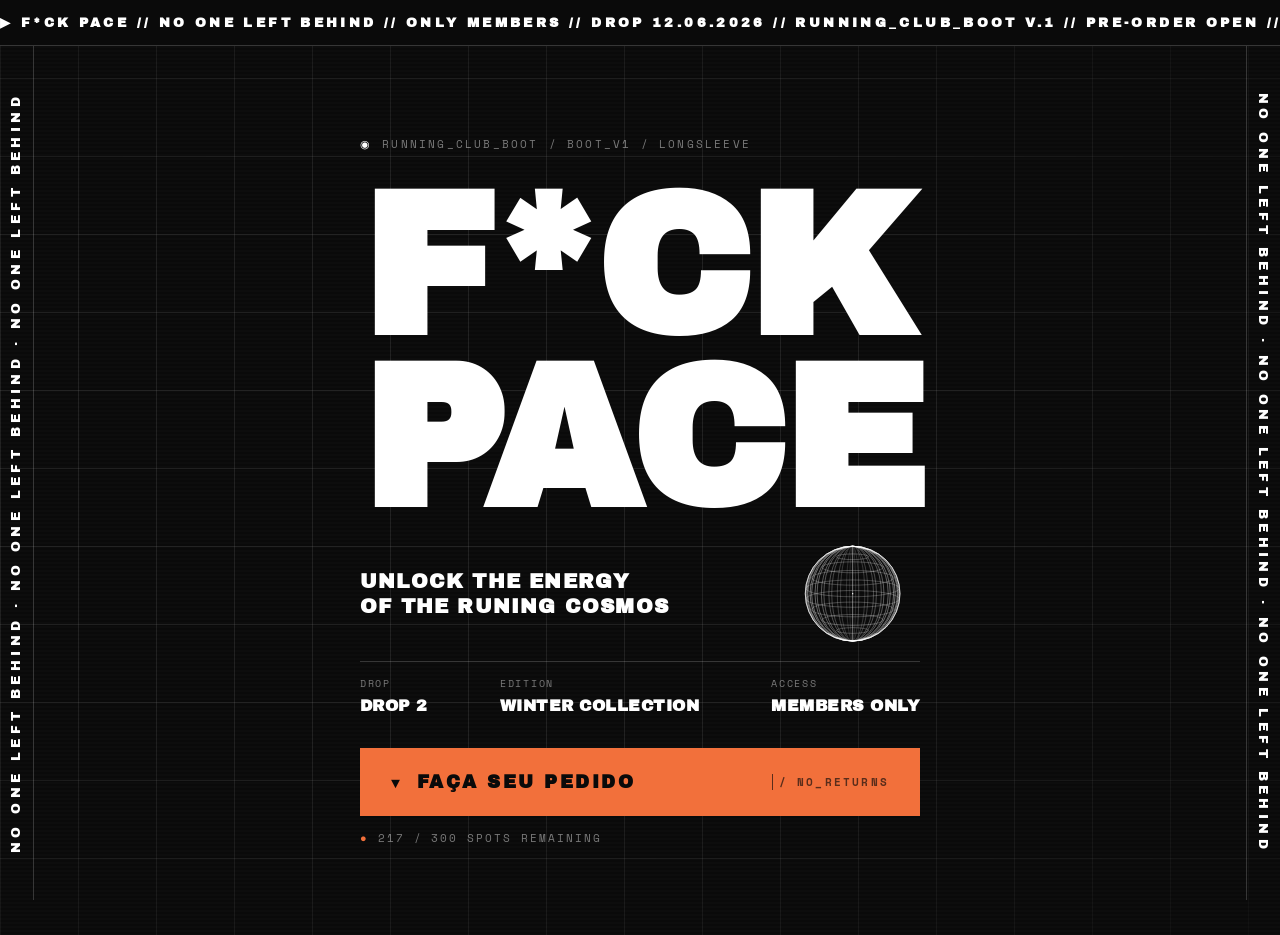
<file: banner.html>
<!DOCTYPE html>
<html lang="pt-BR">
<head>
<meta charset="UTF-8" />
<meta name="viewport" content="width=device-width, initial-scale=1.0" />
<title>F*CK PACE · Banner</title>
<link rel="preconnect" href="https://fonts.googleapis.com" />
<link href="https://fonts.googleapis.com/css2?family=Space+Grotesk:wght@400;500;700&family=Space+Mono:wght@400;700&family=Archivo+Black&display=swap" rel="stylesheet" />
<style>
  :root {
    --display: 'Archivo Black', sans-serif;
    --sans: 'Space Grotesk', sans-serif;
    --mono: 'Space Mono', ui-monospace, monospace;
    --bg: #0A0A0A;
    --fg: #FFFFFF;
    --dim: rgba(255,255,255,0.45);
    --dimmer: rgba(255,255,255,0.18);
    --accent: #F2703B;
    --accent-hot: #FF5A1F;
    --ease: cubic-bezier(0.22, 0.61, 0.36, 1);
  }

  * { box-sizing: border-box; margin: 0; padding: 0; }

  html, body { height: 100%; }
  body {
    background: var(--bg);
    color: var(--fg);
    font-family: var(--sans);
    -webkit-font-smoothing: antialiased;
    min-height: 100svh;
    overflow-x: hidden;
  }

  /* ───── Stage ───── */
  .stage {
    position: relative;
    min-height: 100svh;
    display: flex;
    align-items: center;
    overflow: hidden;
    padding-top: 46px; /* room for the top ticker */
  }
  /* Embed mode: hug the content (no forced full-screen) so there's no big
     empty gap on tall phones; comfortable vertical padding instead. */
  body.is-embed { overflow: visible; }
  body.is-embed .stage { min-height: auto; }
  body.is-embed .inner { padding-top: clamp(28px, 6vh, 64px); padding-bottom: clamp(28px, 6vh, 64px); }
  /* dashed grid */
  .stage::before {
    content: '';
    position: absolute;
    inset: 0;
    pointer-events: none;
    background-image:
      linear-gradient(to right, var(--dimmer) 1px, transparent 1px),
      linear-gradient(to bottom, var(--dimmer) 1px, transparent 1px);
    background-size: 78px 78px;
    mask-image: radial-gradient(ellipse 110% 90% at 35% 50%, #000 35%, transparent 95%);
    -webkit-mask-image: radial-gradient(ellipse 110% 90% at 35% 50%, #000 35%, transparent 95%);
    opacity: 0.5;
    z-index: 0;
  }
  /* scanlines */
  .stage::after {
    content: '';
    position: absolute;
    inset: 0;
    pointer-events: none;
    background-image: repeating-linear-gradient(
      to bottom,
      rgba(255,255,255,0) 0px,
      rgba(255,255,255,0) 2px,
      rgba(255,255,255,0.035) 3px,
      rgba(255,255,255,0) 4px
    );
    mix-blend-mode: screen;
    opacity: 0.7;
    z-index: 1;
  }

  /* ───── Top ticker ───── */
  .ticker {
    position: absolute;
    top: 0; left: 0; right: 0;
    height: 46px;
    z-index: 5;
    display: flex;
    align-items: center;
    overflow: hidden;
    border-bottom: 1px solid var(--dimmer);
    background: var(--bg);
  }
  .ticker-track {
    display: flex;
    white-space: nowrap;
    animation: tickerScroll 40s linear infinite;
    font-family: var(--display);
    font-weight: 900;
    font-size: 13px;
    letter-spacing: 0.26em;
    text-transform: uppercase;
    color: var(--fg);
  }
  .ticker-track span { padding-right: 0; }
  @keyframes tickerScroll {
    from { transform: translateX(0); }
    to   { transform: translateX(-50%); }
  }

  /* ───── Vertical sidebars ───── */
  .vert {
    position: fixed;
    top: 46px; bottom: 0;
    width: 34px;
    display: flex;
    align-items: center;
    justify-content: center;
    z-index: 3;
    overflow: hidden;
    pointer-events: none;
  }
  .vert-l { left: 0; border-right: 1px solid var(--dimmer); }
  .vert-r { right: 0; border-left: 1px solid var(--dimmer); }
  .vert span {
    font-family: var(--display);
    font-size: 13px;
    letter-spacing: 0.34em;
    white-space: nowrap;
    text-transform: uppercase;
  }
  .vert-l span { transform: rotate(-90deg); }
  .vert-r span { transform: rotate(90deg); }

  /* ───── Content ───── */
  .inner {
    position: relative;
    z-index: 2;
    width: 100%;
    max-width: 1180px;
    margin: 0 auto;
    padding: clamp(40px, 7vw, 96px) clamp(48px, 8vw, 120px);
    display: flex;
    flex-direction: column;
    align-items: center;
    gap: clamp(22px, 3vw, 30px);
  }
  .copy {
    display: flex;
    flex-direction: column;
    gap: clamp(22px, 3vw, 30px);
    width: 100%;
    max-width: min(560px, 100%);
    min-width: 0;
    container-type: inline-size;
  }

  /* ───── Tagline + inline globe (scale with the column via cqw) ───── */
  .tagline-row {
    display: flex;
    align-items: center;
    justify-content: space-between;
    gap: clamp(12px, 4cqw, 40px);
  }
  .globe-panel {
    position: relative;
    flex: 0 0 auto;
    width: clamp(72px, 24cqw, 150px);
    aspect-ratio: 1 / 1;
    margin: clamp(-30px, -3vw, -18px) 0;  /* let the globe bleed past the 2-line tagline height */
  }
  .globe-panel iframe {
    display: block;
    width: 100%;
    height: 100%;
    border: none;
    background: transparent;
  }

  .eyebrow {
    font-family: var(--mono);
    font-size: 11px;
    letter-spacing: 0.2em;
    text-transform: uppercase;
    color: var(--dim);
    display: flex;
    align-items: center;
    gap: 10px;
    flex-wrap: wrap;
  }
  .eyebrow .dot { color: var(--fg); }

  .headline {
    font-family: var(--display);
    font-weight: 900;
    font-size: 120px; /* JS fits this to the column width */
    line-height: 0.86;
    letter-spacing: -0.025em;
    text-transform: uppercase;
    display: flex;
    flex-direction: column;
    align-items: flex-start;
    width: 100%;
  }
  .headline span { white-space: nowrap; }

  .tagline {
    font-family: var(--display);
    font-weight: 900;
    font-size: clamp(13px, 5cqw, 20px);
    line-height: 1.22;
    letter-spacing: 0.06em;
    text-transform: uppercase;
    min-width: 0;
  }
  .tagline div { white-space: nowrap; }

  .meta-row {
    display: flex;
    justify-content: space-between;
    flex-wrap: wrap;
    gap: 14px clamp(18px, 4vw, 40px);
    padding-top: 14px;
    border-top: 1px solid var(--dimmer);
  }
  .meta { display: flex; flex-direction: column; gap: 7px; }
  .meta-label {
    font-family: var(--mono);
    font-size: 9.5px;
    letter-spacing: 0.18em;
    text-transform: uppercase;
    color: var(--dim);
  }
  .meta-value {
    font-family: var(--display);
    font-weight: 900;
    font-size: clamp(14px, 1.4vw, 16px);
    letter-spacing: 0.03em;
    text-transform: uppercase;
    white-space: nowrap;
  }

  /* ───── CTA ───── */
  .cta-block { display: flex; flex-direction: column; gap: 14px; margin-top: 4px; }
  .cta {
    display: inline-flex;
    align-items: center;
    gap: 14px;
    padding: 22px 30px;
    background: var(--accent);
    color: #0A0A0A;
    font-family: var(--display);
    font-weight: 900;
    font-size: clamp(15px, 1.5vw, 18px);
    letter-spacing: 0.14em;
    text-transform: uppercase;
    text-decoration: none;
    border: 1px solid var(--accent);
    width: 100%;
    cursor: pointer;
    transition: background 140ms var(--ease), transform 140ms var(--ease);
    animation: ctaPulse 2.2s ease-in-out infinite;
  }
  .cta:hover { background: var(--accent-hot); transform: translateY(-1px); }
  .cta > span { white-space: nowrap; }
  .cta-arrow { font-family: var(--mono); font-size: 15px; animation: ctaArrowBounce 1.3s ease-in-out infinite; }
  .cta-meta {
    font-family: var(--mono);
    font-size: 11px;
    letter-spacing: 0.2em;
    opacity: 0.65;
    padding-left: 6px;
    border-left: 1px solid currentColor;
    margin-left: auto;
  }
  .spots {
    font-family: var(--mono);
    font-size: 11px;
    letter-spacing: 0.18em;
    text-transform: uppercase;
    color: var(--dim);
    display: flex;
    align-items: center;
    gap: 9px;
  }
  .blink { color: var(--accent); animation: blink 1s steps(2, start) infinite; }

  @keyframes ctaPulse {
    0%, 100% { box-shadow: 0 0 0 0 rgba(242,112,59,0.55); }
    50%      { box-shadow: 0 0 0 13px rgba(242,112,59,0); }
  }
  @keyframes ctaArrowBounce {
    0%, 100% { transform: translateY(0); }
    50%      { transform: translateY(4px); }
  }
  @keyframes blink { 0%, 100% { opacity: 1; } 50% { opacity: 0; } }

  /* ───── Responsive ───── */
  @media (max-width: 540px) {
    .vert { display: none; }
    .inner { padding: 32px 24px; }
    .copy { gap: 16px; max-width: 100%; }
    .cta-meta { display: none; }
    .cta { justify-content: center; padding: 18px 22px; }
    .meta-value { font-size: clamp(13px, 4.4cqw, 16px); }
  }
  /* Short screens (phones in portrait): tighten vertical rhythm. */
  @media (max-height: 760px) {
    .stage { padding-top: 44px; }
    .inner { padding-top: 24px; padding-bottom: 24px; gap: 14px; }
    .copy { gap: 14px; }
  }
</style>
</head>
<body>

  <div class="stage">
    <div class="ticker" aria-hidden="true">
      <div class="ticker-track">
        <span id="ticker-a"></span>
        <span id="ticker-b"></span>
      </div>
    </div>
    <div class="vert vert-l" aria-hidden="true"><span>NO ONE LEFT BEHIND · NO ONE LEFT BEHIND · NO ONE LEFT BEHIND</span></div>
    <div class="vert vert-r" aria-hidden="true"><span>NO ONE LEFT BEHIND · NO ONE LEFT BEHIND · NO ONE LEFT BEHIND</span></div>

    <div class="inner">
      <div class="copy">
      <div class="eyebrow">
        <span class="dot">◉</span> RUNNING_CLUB_BOOT
        <span>/ BOOT_V1 / LONGSLEEVE</span>
      </div>

      <h1 class="headline">
        <span>F*CK</span>
        <span>PACE</span>
      </h1>

      <div class="tagline-row">
        <div class="tagline">
          <div>UNLOCK THE ENERGY</div>
          <div>OF THE RUNING COSMOS</div>
        </div>
        <div class="globe-panel" aria-hidden="true">
          <iframe src="globe.html?bare=1" title="F*CK PACE · Globo" scrolling="no"></iframe>
        </div>
      </div>

      <div class="meta-row">
        <div class="meta">
          <div class="meta-label">DROP</div>
          <div class="meta-value">DROP 2</div>
        </div>
        <div class="meta">
          <div class="meta-label">EDITION</div>
          <div class="meta-value">WINTER COLLECTION</div>
        </div>
        <div class="meta">
          <div class="meta-label">ACCESS</div>
          <div class="meta-value">MEMBERS ONLY</div>
        </div>
      </div>

      <div class="cta-block">
        <a href="FCK PACE Pre-Order.html" class="cta">
          <span class="cta-arrow">▼</span>
          <span>FAÇA SEU PEDIDO</span>
          <span class="cta-meta">/ NO_RETURNS</span>
        </a>
        <div class="spots"><span class="blink">●</span> 217 / 300 SPOTS REMAINING</div>
      </div>
    </div>
  </div>

  <script>
    // Make the F*CK PACE wordmark FILL the content column, then everything
    // (tagline, meta, CTA, spots) shares that exact width — fully responsive.
    (function () {
      var copy = document.querySelector('.copy');
      var headline = document.querySelector('.headline');
      var spans = headline.querySelectorAll('span');
      var taglineRow = document.querySelector('.tagline-row');
      var tagline = document.querySelector('.tagline');
      var taglineLines = tagline.querySelectorAll('div');
      var globePanel = document.querySelector('.globe-panel');

      function fit() {
        var cw = copy.clientWidth;
        if (!cw) return;
        // probe at a known size, measure the widest line, then scale to fill
        headline.style.fontSize = '200px';
        var nat = 0;
        spans.forEach(function (s) { nat = Math.max(nat, s.getBoundingClientRect().width); });
        if (!nat) return;
        var fs = 200 * (cw / nat);
        fs = Math.max(40, Math.min(fs, 240));
        headline.style.fontSize = fs + 'px';

        // Shrink the tagline so it always fits BESIDE the globe (never overlaps).
        tagline.style.fontSize = '';
        var gap = parseFloat(getComputedStyle(taglineRow).columnGap) || 16;
        var avail = cw - globePanel.offsetWidth - gap - 2;
        if (avail > 0) {
          var widest = 0;
          taglineLines.forEach(function (l) { widest = Math.max(widest, l.scrollWidth); });
          if (widest > avail) {
            var cur = parseFloat(getComputedStyle(tagline).fontSize);
            tagline.style.fontSize = Math.max(10, Math.floor(cur * avail / widest)) + 'px';
          }
        }
      }

      window.addEventListener('resize', fit);
      window.addEventListener('load', fit);
      if (document.fonts && document.fonts.ready) document.fonts.ready.then(fit);
      fit();
    })();

    // ── Top ticker: rolling brand line with a live UTC timestamp ──
    (function () {
      var a = document.getElementById('ticker-a');
      var b = document.getElementById('ticker-b');
      function build() {
        var stamp = new Date().toISOString().replace('T', ' ').slice(0, 19) + 'Z';
        var msg = '▶ F*CK PACE // NO ONE LEFT BEHIND // ONLY MEMBERS // DROP 12.06.2026 // RUNNING_CLUB_BOOT v.1 // PRE-ORDER OPEN // ' + stamp + ' // ';
        // repeat so each half of the track is wide enough for a seamless loop
        var half = msg + msg + msg;
        a.textContent = half;
        b.textContent = half;
      }
      build();
      setInterval(build, 1000);
    })();

    // ── Embed mode (?embed=1): hero header inside the order page. Reports its
    //    height so the parent frames it to ≥ one screen (100svh) but never clips
    //    the CTA on short screens. The CTA scrolls the parent to the form. ──
    (function () {
      var isEmbed = new URLSearchParams(location.search).get('embed') === '1';
      if (!isEmbed) return;
      document.body.classList.add('is-embed');
      var stage = document.querySelector('.stage');
      function report() {
        var h = Math.max(stage ? stage.offsetHeight : 0, document.documentElement.scrollHeight);
        parent.postMessage({ type: 'fp-hero-height', h: h }, '*');
      }
      report();
      if (window.ResizeObserver) new ResizeObserver(report).observe(document.body);
      window.addEventListener('load', report);
      window.addEventListener('resize', report);
      setTimeout(report, 400); setTimeout(report, 1200);
      // CTA scrolls the parent to the form instead of navigating
      var cta = document.querySelector('.cta');
      if (cta) cta.addEventListener('click', function (e) {
        e.preventDefault();
        parent.postMessage({ type: 'fp-hero-cta' }, '*');
      });
    })();
  </script>

</body>
</html>
</file>
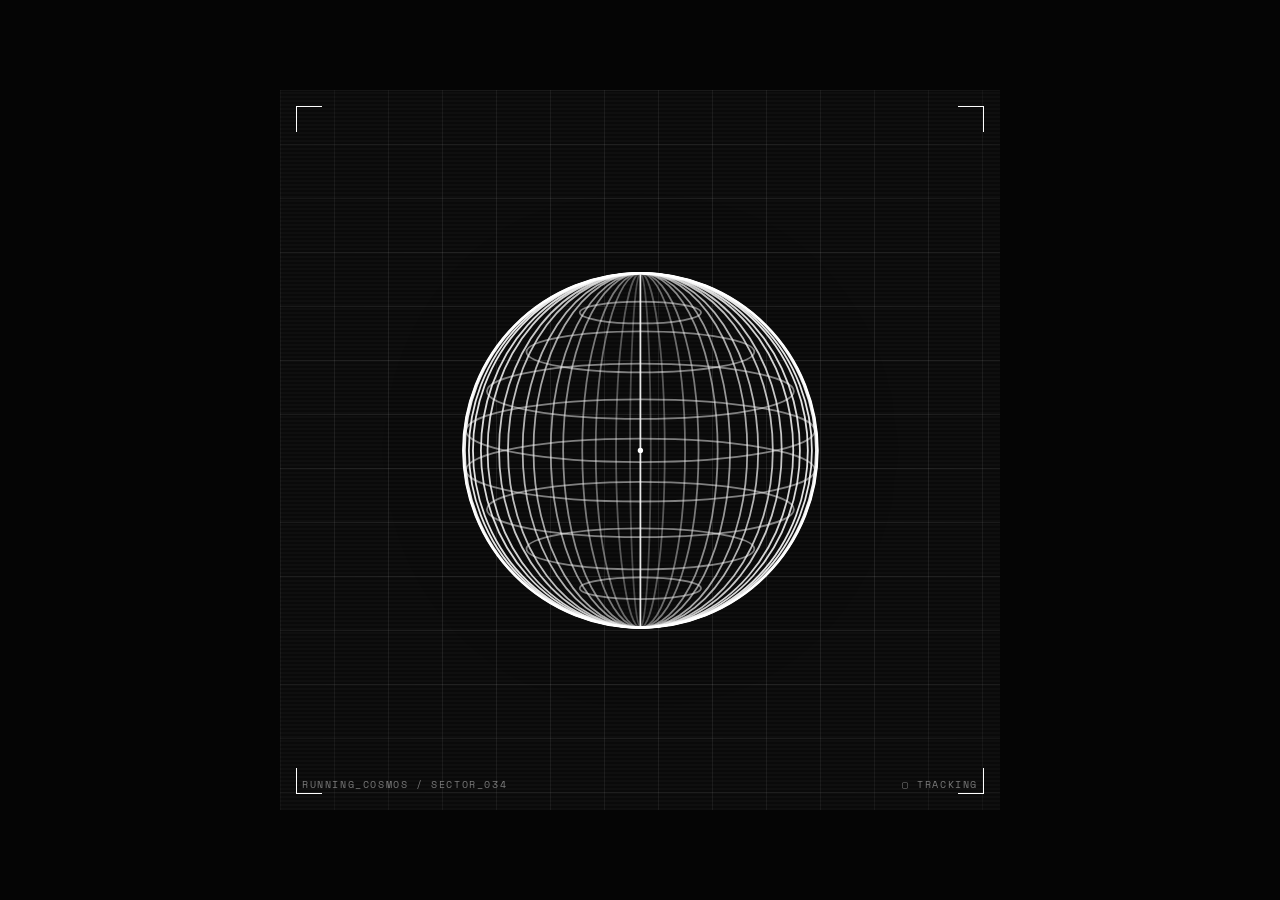
<file: globe.html>
<!DOCTYPE html>
<html lang="pt-BR">
<head>
<meta charset="UTF-8" />
<meta name="viewport" content="width=device-width, initial-scale=1.0" />
<title>F*CK PACE · Globo</title>
<link rel="preconnect" href="https://fonts.googleapis.com" />
<link href="https://fonts.googleapis.com/css2?family=Space+Mono:wght@400;700&display=swap" rel="stylesheet" />
<style>
  :root {
    --mono: 'Space Mono', ui-monospace, monospace;
    --bg: #0A0A0A;
    --fg: #FFFFFF;
    --dim: rgba(255,255,255,0.45);
    --dimmer: rgba(255,255,255,0.18);
  }
  * { box-sizing: border-box; margin: 0; padding: 0; }
  html, body { height: 100%; }
  body {
    background: #050505;
    color: var(--fg);
    font-family: var(--mono);
    min-height: 100svh;
    display: grid;
    place-items: center;
    padding: 16px;
    overflow: hidden;
  }
  /* bare mode: just the spinning globe on a transparent bg (for small embeds) */
  body.bare { background: transparent; padding: 0; }
  body.bare .stage { background: transparent; width: 100%; }
  body.bare .stage::before,
  body.bare .stage::after,
  body.bare .bracket,
  body.bare .hud { display: none; }
  body.bare .globe-wrap svg { width: 92%; filter: none; }

  /* Square stage that scales with the viewport */
  .stage {
    position: relative;
    width: min(92vw, 92svh, 720px);
    aspect-ratio: 1 / 1;
    background: var(--bg);
    overflow: hidden;
    isolation: isolate;
  }
  /* dashed grid */
  .stage::before {
    content: '';
    position: absolute;
    inset: 0;
    background-image:
      linear-gradient(to right, var(--dimmer) 1px, transparent 1px),
      linear-gradient(to bottom, var(--dimmer) 1px, transparent 1px);
    background-size: 7.5% 7.5%;
    mask-image: radial-gradient(ellipse 100% 95% at 50% 50%, #000 35%, transparent 96%);
    -webkit-mask-image: radial-gradient(ellipse 100% 95% at 50% 50%, #000 35%, transparent 96%);
    opacity: 0.5;
    z-index: 0;
    animation: gridBreathe 4s ease-in-out infinite;
  }
  /* scanlines */
  .stage::after {
    content: '';
    position: absolute;
    inset: 0;
    pointer-events: none;
    background-image: repeating-linear-gradient(
      to bottom,
      rgba(255,255,255,0) 0px,
      rgba(255,255,255,0) 2px,
      rgba(255,255,255,0.04) 3px,
      rgba(255,255,255,0) 4px
    );
    mix-blend-mode: screen;
    z-index: 3;
    animation: scanShift 8s linear infinite;
  }

  /* corner brackets */
  .bracket {
    position: absolute;
    width: 26px; height: 26px;
    border: 1.5px solid var(--fg);
    z-index: 4;
  }
  .b-tl { top: 16px; left: 16px;     border-right: none; border-bottom: none; }
  .b-tr { top: 16px; right: 16px;    border-left: none;  border-bottom: none; }
  .b-bl { bottom: 16px; left: 16px;  border-right: none; border-top: none; }
  .b-br { bottom: 16px; right: 16px; border-left: none;  border-top: none; }

  /* globe */
  .globe-wrap {
    position: absolute;
    inset: 0;
    display: grid;
    place-items: center;
    z-index: 2;
  }
  .globe-wrap svg {
    width: 64%;
    height: auto;
    display: block;
    overflow: visible;
    filter: drop-shadow(0 0 40px rgba(0,0,0,0.35));
  }

  /* HUD */
  .hud {
    position: absolute;
    left: 0; right: 0; bottom: 0;
    display: flex;
    justify-content: space-between;
    padding: 0 22px 18px;
    font-size: 10px;
    letter-spacing: 0.16em;
    text-transform: uppercase;
    color: var(--dim);
    z-index: 4;
  }

  @keyframes scanShift { from { background-position: 0 0; } to { background-position: 0 100px; } }
  @keyframes gridBreathe { 0%, 100% { opacity: 0.5; } 50% { opacity: 0.7; } }

  @media (max-width: 480px) {
    .globe-wrap svg { width: 74%; }
    .bracket { width: 20px; height: 20px; }
    .hud { font-size: 9px; letter-spacing: 0.12em; padding: 0 16px 14px; }
  }
</style>
</head>
<body>

  <div class="stage">
    <div class="bracket b-tl"></div>
    <div class="bracket b-tr"></div>
    <div class="bracket b-bl"></div>
    <div class="bracket b-br"></div>

    <div class="globe-wrap" id="globeWrap" aria-hidden="true"></div>

    <div class="hud">
      <span>RUNNING_COSMOS / SECTOR_034</span>
      <span>▢ TRACKING</span>
    </div>
  </div>

  <script>
    // Build the wireframe globe SVG (latitude rings + longitude meridians + axis).
    function buildGlobe(color) {
      const r = 100;
      const parallels = 9;   // latitude lines
      const meridians = 16;  // longitude lines
      const SVGNS = 'http://www.w3.org/2000/svg';

      const svg = document.createElementNS(SVGNS, 'svg');
      svg.setAttribute('viewBox', '-130 -130 260 260');

      // gradient def for a subtle edge fade
      const defs = document.createElementNS(SVGNS, 'defs');
      defs.innerHTML =
        '<radialGradient id="globeFade" cx="50%" cy="50%" r="50%">' +
        '<stop offset="0%" stop-color="' + color + '" stop-opacity="1"/>' +
        '<stop offset="70%" stop-color="' + color + '" stop-opacity="0.9"/>' +
        '<stop offset="100%" stop-color="' + color + '" stop-opacity="0.55"/>' +
        '</radialGradient>';
      svg.appendChild(defs);

      const add = (tag, attrs) => {
        const el = document.createElementNS(SVGNS, tag);
        for (const k in attrs) el.setAttribute(k, attrs[k]);
        svg.appendChild(el);
        return el;
      };

      // outer circle
      add('circle', { cx: 0, cy: 0, r: r, fill: 'none', stroke: color, 'stroke-width': 1.2 });

      // latitude rings
      for (let i = 1; i < parallels; i++) {
        const t = i / parallels;
        const y = -r + 2 * r * t;
        const rx = r * Math.sin(Math.PI * t);
        add('ellipse', { cx: 0, cy: y, rx: rx, ry: rx * 0.18, fill: 'none', stroke: 'url(#globeFade)', 'stroke-width': 1, opacity: 0.85 });
      }

      // longitude meridians (animated for the 3D spin)
      for (let i = 0; i < meridians; i++) {
        const phi = (i / meridians) * Math.PI;
        const rx = Math.abs(r * Math.cos(phi));
        add('ellipse', { class: 'lon', 'data-phi': phi, cx: 0, cy: 0, rx: rx, ry: r, fill: 'none', stroke: color, 'stroke-width': 1, opacity: 0.85 });
      }

      // axis line + center point
      add('line', { x1: 0, y1: -r, x2: 0, y2: r, stroke: color, 'stroke-width': 1, opacity: 0.9 });
      add('circle', { cx: 0, cy: 0, r: 1.5, fill: color });

      return svg;
    }

    document.getElementById('globeWrap').appendChild(buildGlobe('#FFFFFF'));
    // bare mode via ?bare=1 — strips chrome, transparent bg, for small embeds
    if (new URLSearchParams(location.search).get('bare') === '1') {
      document.body.classList.add('bare');
    }

    // ── 3D spin: sweep the longitude meridians around the vertical axis ──
    // Each meridian's apparent width = R·cos(phi + t); latitudes stay fixed.
    // Front-facing meridians (wide) read brighter, edge-on ones dim — depth.
    (function () {
      const R = 100;
      const PERIOD = 60000; // ms for a full revolution
      const lon = Array.from(document.querySelectorAll('.lon')).map(function (el) {
        return { el: el, phi: parseFloat(el.getAttribute('data-phi')) };
      });
      let start = null;
      function frame(now) {
        if (start === null) start = now;
        const t = ((now - start) / PERIOD) * Math.PI * 2;
        for (let i = 0; i < lon.length; i++) {
          const c = Math.cos(lon[i].phi + t);
          lon[i].el.setAttribute('rx', Math.abs(R * c).toFixed(2));
          // depth: wide (facing) meridians brighter; edge-on fade out
          lon[i].el.setAttribute('opacity', (0.22 + 0.7 * Math.abs(c)).toFixed(3));
        }
        requestAnimationFrame(frame);
      }
      requestAnimationFrame(frame);
    })();
  </script>

</body>
</html>
</file>
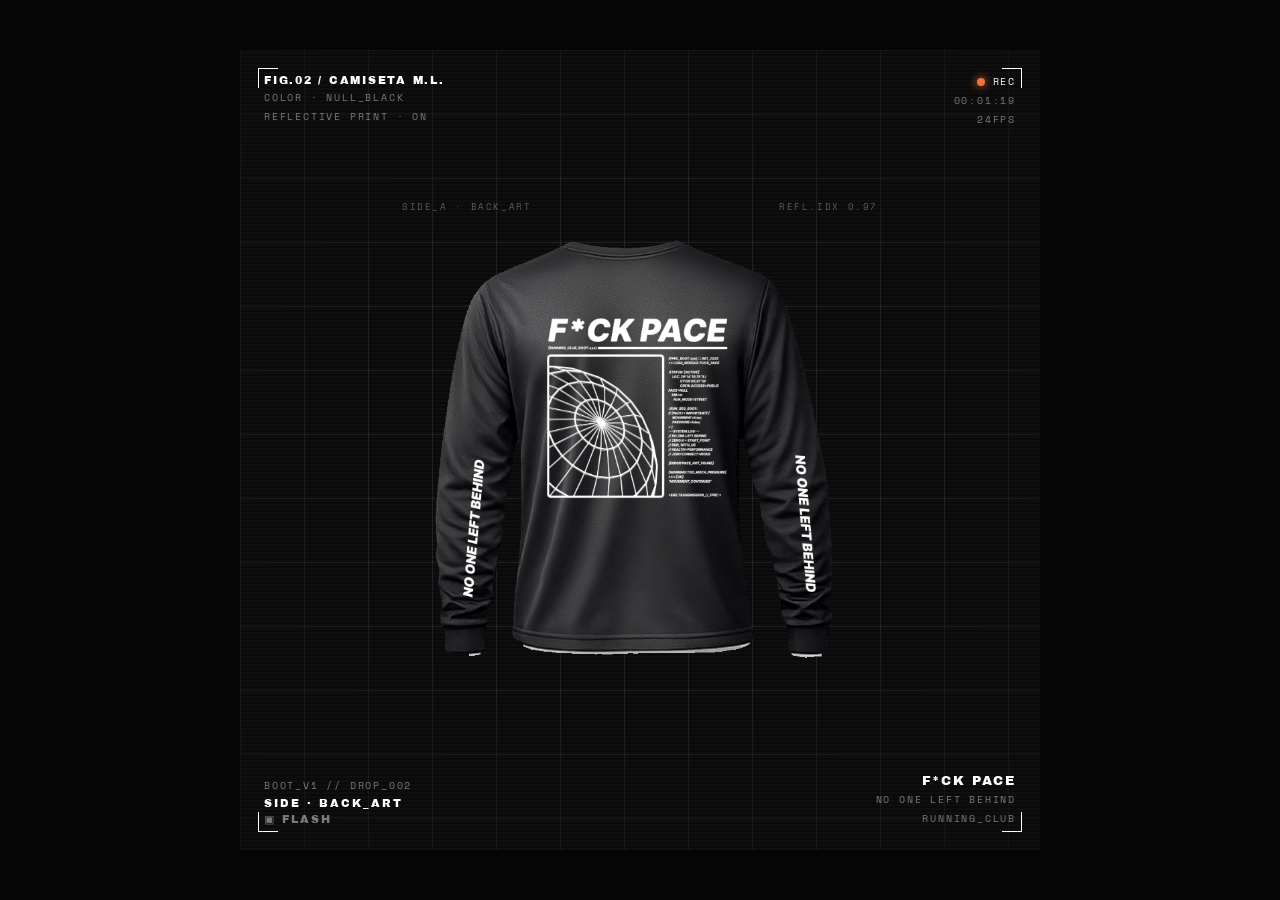
<file: product-loop.html>
<!DOCTYPE html>
<html lang="pt-BR">
<head>
<meta charset="UTF-8" />
<meta name="viewport" content="width=device-width,initial-scale=1.0" />
<title>F*CK PACE · Product Loop</title>
<link rel="preconnect" href="https://fonts.googleapis.com">
<link href="https://fonts.googleapis.com/css2?family=Space+Mono:wght@400;700&family=Archivo+Black&display=swap" rel="stylesheet">
<style>
  :root {
    --display: 'Archivo Black', sans-serif;
    --mono: 'Space Mono', ui-monospace, monospace;
    --bg: #0A0A0A;
    --fg: #FFF;
    --dim: rgba(255,255,255,0.45);
    --dimmer: rgba(255,255,255,0.18);
    --accent: #F2703B;
    --ease: cubic-bezier(0.22, 0.61, 0.36, 1);
    --loop: 7s;
  }

  * { box-sizing: border-box; margin: 0; padding: 0; }

  body {
    background: #050505;
    min-height: 100vh;
    display: grid;
    place-items: center;
    font-family: var(--mono);
    color: var(--fg);
    padding: 24px;
  }
  /* Fill mode (?fill=1): the stage fills the whole page — no letterbox/side bars */
  body.fill { padding: 0; }
  body.fill .stage { width: 100vw; height: 100svh; }
  body.fill .card { width: min(58vmin, 560px); }

  /* Mini mode (?mini=1): compact embed (e.g. inside the order-form accordion).
     Stage fills the iframe with no padding/scroll, and the HUD text is hidden
     so it never overlaps the shirt on small/phone widths. */
  html.mini, body.mini { width: 100%; height: 100%; }
  body.mini { padding: 0; overflow: hidden; }
  body.mini .stage { width: 100%; height: 100%; }
  body.mini .hud { display: none; }
  body.mini .bracket { width: 14px; height: 14px; }
  body.mini .b-tl, body.mini .b-tr { top: 10px; }
  body.mini .b-bl, body.mini .b-br { bottom: 10px; }
  body.mini .b-tl, body.mini .b-bl { left: 10px; }
  body.mini .b-tr, body.mini .b-br { right: 10px; }

  /* ───── STAGE ───── */
  .stage {
    position: relative;
    width: min(800px, 90vmin);
    height: min(800px, 90vmin);
    background: var(--bg);
    overflow: hidden;
    isolation: isolate;
  }
  .stage::before {
    content: '';
    position: absolute;
    inset: 0;
    background-image:
      linear-gradient(to right, var(--dimmer) 1px, transparent 1px),
      linear-gradient(to bottom, var(--dimmer) 1px, transparent 1px);
    background-size: 8% 8%;
    mask-image: radial-gradient(ellipse 100% 90% at 50% 50%, #000 30%, transparent 95%);
    -webkit-mask-image: radial-gradient(ellipse 100% 90% at 50% 50%, #000 30%, transparent 95%);
    opacity: 0.5;
    z-index: 1;
    animation: gridBreathe 4s ease-in-out infinite;
  }
  .stage::after {
    content: '';
    position: absolute;
    inset: 0;
    background-image: repeating-linear-gradient(
      to bottom,
      rgba(255,255,255,0) 0px,
      rgba(255,255,255,0) 2px,
      rgba(255,255,255,0.04) 3px,
      rgba(255,255,255,0) 4px
    );
    mix-blend-mode: screen;
    z-index: 2;
    pointer-events: none;
    animation: scanShift 8s linear infinite;
  }

  /* ───── HUD ───── */
  .hud {
    position: absolute;
    inset: 24px;
    pointer-events: none;
    z-index: 9;
    font-family: var(--mono);
    font-size: 10px;
    letter-spacing: 0.18em;
    text-transform: uppercase;
    color: var(--dim);
  }
  .hud-row { position: absolute; display: flex; align-items: center; gap: 8px; }
  .hud-tl { top: 0; left: 0; flex-direction: column; align-items: flex-start; gap: 4px; }
  .hud-tr { top: 0; right: 0; align-items: flex-end; flex-direction: column; gap: 4px; }
  .hud-bl { bottom: 0; left: 0; flex-direction: column; align-items: flex-start; gap: 4px; }
  .hud-br { bottom: 0; right: 0; flex-direction: column; align-items: flex-end; gap: 4px; }

  .hud-tag { color: var(--fg); font-family: var(--display); font-size: 11px; letter-spacing: 0.16em; }
  .hud-dim { color: var(--dim); }
  .hud-rec { display: inline-flex; align-items: center; gap: 8px; color: var(--fg); }
  .hud-rec-dot {
    width: 8px; height: 8px; background: var(--accent); border-radius: 50%;
    box-shadow: 0 0 8px var(--accent); animation: pulse 1s ease-in-out infinite;
  }

  /* Corner brackets */
  .bracket { position: absolute; width: 20px; height: 20px; border: 1.5px solid var(--fg); z-index: 9; }
  .b-tl { top: 18px; left: 18px;     border-right: none; border-bottom: none; }
  .b-tr { top: 18px; right: 18px;    border-left: none;  border-bottom: none; }
  .b-bl { bottom: 18px; left: 18px;  border-right: none; border-top: none; }
  .b-br { bottom: 18px; right: 18px; border-left: none;  border-top: none; }

  /* ───── PRODUCT CARD ───── */
  .card-wrap { position: absolute; inset: 0; display: grid; place-items: center; perspective: 1600px; z-index: 4; }
  .card {
    width: 62%;
    aspect-ratio: 1 / 1.04;
    position: relative;
    transform-style: preserve-3d;
    animation: cardFlip var(--loop) infinite var(--ease);
    will-change: transform;
  }
  .face {
    position: absolute; inset: 0;
    background: transparent; border: none;
    backface-visibility: hidden;
    display: grid; place-items: center; overflow: hidden;
  }
  .face-back { transform: rotateY(180deg); }

  /* ── Cap mode: single framed photo on a cream plate, no 3D flip ── */
  .card.is-cap { animation: none; transform: none !important; }
  .card.is-cap .face-back,
  .card.is-cap .simple-strobe { display: none; }
  .card.is-cap .face-front {
    background: #F4F2EE;
    border: 1px solid var(--dimmer);
  }
  .card.is-cap .photo {
    object-fit: contain;
    padding: 4%;
    animation: capJitter 7s steps(1, end) infinite;
  }
  /* the reflective overlay becomes a camera-flash bloom on the cap */
  .card.is-cap .refl img {
    filter: brightness(1.8) contrast(1.1) saturate(0);
    padding: 7%;
  }
  @keyframes capJitter {
    0%, 5%       { transform: translate(0,0); filter: none; }
    5.3%, 5.7%   { transform: translate(-4px,0); filter: contrast(1.4) brightness(1.1); }
    6%, 12%      { transform: translate(0,0); filter: none; }
    12.3%, 12.6% { transform: translate(5px,-1px); filter: contrast(1.4); }
    12.9%, 19%   { transform: translate(0,0); filter: none; }
    19.4%, 19.9% { transform: translate(-3px,1px); filter: contrast(1.4) brightness(1.1); }
    20.2%, 25%   { transform: translate(0,0); filter: none; }
    25.3%, 25.6% { transform: translate(3px,0); filter: contrast(1.4); }
    25.9%, 100%  { transform: translate(0,0); filter: none; }
  }

  .photo { width: 100%; height: 100%; object-fit: contain; display: block; }

  /* Reflective overlay — brightened + screen blend, pops during flash */
  .refl { position: absolute; inset: 0; pointer-events: none; }
  .refl img {
    width: 100%; height: 100%; object-fit: contain; display: block;
    filter: brightness(2.6) contrast(1.25) saturate(0);
    mix-blend-mode: screen;
  }
  .refl-flash { opacity: 0; animation: flashPop var(--loop) steps(1, end) infinite; }

  /* Wordmark glitch — full design minus the F*CK PACE wordmark, strobing
     during the front portion so only the wordmark appears to fail/flicker. */
  .simple-strobe { position: absolute; inset: 0; pointer-events: none; opacity: 0; animation: simpleStrobe var(--loop) steps(1, end) infinite; }
  .simple-strobe img {
    width: 100%; height: 100%; object-fit: contain; display: block;
    filter: brightness(1.3) contrast(1.5) saturate(0);
  }

  /* Camera flash overlay */
  .camera-flash {
    position: absolute; inset: 0; background: #fff; opacity: 0;
    z-index: 7; pointer-events: none; mix-blend-mode: screen;
    animation: cameraFlash var(--loop) linear infinite;
  }

  .face-label {
    position: absolute; top: 8px; left: 10px;
    font-family: var(--mono); font-size: 9px; letter-spacing: 0.18em;
    color: rgba(255,255,255,0.32); text-transform: uppercase; z-index: 2;
  }
  .face-label-r { left: auto; right: 10px; }

  /* ───── ANIMATIONS ───── */
  @keyframes cardFlip {
    0%   { transform: rotateY(0deg); }
    42%  { transform: rotateY(0deg); }
    50%  { transform: rotateY(180deg); }
    92%  { transform: rotateY(180deg); }
    100% { transform: rotateY(360deg); }
  }
  @keyframes flashPop {
    0%, 28%   { opacity: 0; }
    29%, 31%  { opacity: 1; }
    32%, 78%  { opacity: 0; }
    79%, 81%  { opacity: 1; }
    82%, 100% { opacity: 0; }
  }
  @keyframes simpleStrobe {
    0%,    5%     { opacity: 0; }
    5.3%,  5.7%   { opacity: 1; }
    6%,    12%    { opacity: 0; }
    12.3%, 12.6%  { opacity: 1; }
    12.9%, 19%    { opacity: 0; }
    19.4%, 19.9%  { opacity: 1; }
    20.2%, 25%    { opacity: 0; }
    25.3%, 25.6%  { opacity: 1; }
    25.9%, 28.5%  { opacity: 0; }
    29%,   31%    { opacity: 1; }
    31.5%, 100%   { opacity: 0; }
  }
  @keyframes cameraFlash {
    0%, 28%   { opacity: 0; }
    29%       { opacity: 0.85; }
    30%       { opacity: 0.55; }
    33%       { opacity: 0; }
    78%       { opacity: 0; }
    79%       { opacity: 0.85; }
    80%       { opacity: 0.55; }
    83%       { opacity: 0; }
    100%      { opacity: 0; }
  }
  @keyframes pulse { 0%, 100% { opacity: 1; transform: scale(1); } 50% { opacity: 0.4; transform: scale(1.4); } }
  @keyframes scanShift { from { background-position: 0 0; } to { background-position: 0 100px; } }
  @keyframes gridBreathe { 0%, 100% { opacity: 0.5; } 50% { opacity: 0.7; } }

  .flash-tag { color: var(--dim); font-family: var(--display); font-size: 11px; letter-spacing: 0.18em; animation: flashTag var(--loop) steps(1, end) infinite; }
  @keyframes flashTag {
    0%, 28%, 33%, 78%, 83%, 100% { color: rgba(255,255,255,0.45); }
    29%, 30%, 79%, 80%           { color: var(--accent); }
  }
  .side-tag { font-family: var(--display); color: var(--fg); font-size: 11px; letter-spacing: 0.18em; }
  .stamp { font-family: var(--display); font-size: 13px; letter-spacing: 0.14em; color: var(--fg); animation: stampGlow var(--loop) steps(1, end) infinite; }
  @keyframes stampGlow {
    0%, 28%, 33%, 78%, 83%, 100% { text-shadow: none; color: rgba(255,255,255,0.55); }
    29%, 30%, 79%, 80%           { text-shadow: 0 0 12px var(--accent), 0 0 24px var(--accent); color: var(--fg); }
  }
</style>
</head>
<body>

<div class="stage" id="stage">
  <div class="card-wrap">
    <div class="card">
      <!-- FRONT (full detailed design — wordmark glitches) -->
      <div class="face face-front">
        <div class="face-label">SIDE_A · BACK_ART</div>
        <div class="face-label face-label-r" id="reflLabel">REFL.IDX 0.97</div>
        <img class="photo" id="frontPhoto" alt="" />
        <div class="simple-strobe" aria-hidden="true">
          <img id="glitchPhoto" alt="" />
        </div>
        <div class="refl refl-flash">
          <img id="frontRefl" alt="" aria-hidden="true" />
        </div>
      </div>
      <!-- BACK (small-logo front) -->
      <div class="face face-back">
        <div class="face-label">SIDE_B · FRONT</div>
        <div class="face-label face-label-r">REFL.IDX 0.92</div>
        <img class="photo" id="backPhoto" alt="" />
        <div class="refl refl-flash">
          <img id="backRefl" alt="" aria-hidden="true" />
        </div>
      </div>
    </div>
  </div>

  <div class="camera-flash" aria-hidden="true"></div>

  <div class="bracket b-tl"></div>
  <div class="bracket b-tr"></div>
  <div class="bracket b-bl"></div>
  <div class="bracket b-br"></div>

  <div class="hud">
    <div class="hud-row hud-tl">
      <span class="hud-tag" id="hudTag">FIG.02 / CAMISETA M.L.</span>
      <span class="hud-dim" id="hudColor">COLOR · NULL_BLACK</span>
      <span class="hud-dim" id="hudPrint">REFLECTIVE PRINT · ON</span>
    </div>
    <div class="hud-row hud-tr">
      <span class="hud-rec"><span class="hud-rec-dot"></span> REC</span>
      <span class="hud-dim" id="counter">00:00:00</span>
      <span class="hud-dim">24FPS</span>
    </div>
    <div class="hud-row hud-bl">
      <span class="hud-dim">BOOT_V1 // DROP_002</span>
      <span class="side-tag" id="side-tag"></span>
      <span class="flash-tag">▣ FLASH</span>
    </div>
    <div class="hud-row hud-br">
      <span class="stamp">F*CK PACE</span>
      <span class="hud-dim">NO ONE LEFT BEHIND</span>
      <span class="hud-dim">RUNNING_CLUB</span>
    </div>
  </div>
</div>

<script>
  // ── product catalog ──
  const CATALOG = {
    'mc-preta':  { tag: 'FIG.01 / CAMISETA M.C.', color: 'COLOR · NULL_BLACK',  print: 'REFLECTIVE PRINT · ON',  reflective: true  },
    'ml-preta':  { tag: 'FIG.02 / CAMISETA M.L.', color: 'COLOR · NULL_BLACK',  print: 'REFLECTIVE PRINT · ON',  reflective: true  },
    'mc-branca': { tag: 'FIG.01 / CAMISETA M.C.', color: 'COLOR · VOID_WHITE',  print: 'STANDARD PRINT · ON',    reflective: false },
    'ml-branca': { tag: 'FIG.02 / CAMISETA M.L.', color: 'COLOR · VOID_WHITE',  print: 'STANDARD PRINT · ON',    reflective: false },
  };

  // Caps: single product photo (white-bg studio shot, can't be background-cut),
  // shown framed on a cream plate with flash + jitter glitch, no 3D flip.
  const CAPS = {
    'bone-rc':    { tag: 'FIG.03 / BONÉ', color: 'MODEL · RUNNING_CLUB', print: 'EMBROIDERY · ON', img: 'https://lh7-rt.googleusercontent.com/formsz/[base64]w740?key=FLw7ew20KoKOQmVA9fNw1w' },
    'bone-globo': { tag: 'FIG.03 / BONÉ', color: 'MODEL · GLOBO',        print: 'EMBROIDERY · ON', img: 'https://lh7-rt.googleusercontent.com/formsz/[base64]w740?key=FLw7ew20KoKOQmVA9fNw1w' },
  };

  const params = new URLSearchParams(location.search);
  if (params.get('fill') === '1') document.body.classList.add('fill');
  if (params.get('mini') === '1') { document.documentElement.classList.add('mini'); document.body.classList.add('mini'); }
  const requested = params.get('product');
  const isCap = !!CAPS[requested];
  let isShirtSide = true; // whether the live side-tag should swap (shirts only)

  if (isCap) {
    const cap = CAPS[requested];
    document.querySelector('.card').classList.add('is-cap');
    document.getElementById('frontPhoto').src = cap.img;
    document.getElementById('frontRefl').src  = cap.img;
    document.getElementById('glitchPhoto').removeAttribute('src');
    document.getElementById('hudTag').textContent   = cap.tag;
    document.getElementById('hudColor').textContent = cap.color;
    document.getElementById('hudPrint').textContent = cap.print;
    document.getElementById('reflLabel').textContent = 'STUDIO.IDX 0.88';
    document.getElementById('side-tag').textContent = 'SIDE · STUDIO';
    isShirtSide = false;
  } else {
    const key = CATALOG[requested] ? requested : 'ml-preta';
    const data = CATALOG[key];
    const full = `${key}-full-cut.png`;
    const glitch = `${key}-nowordmark-cut.png`;
    const alt = `${key}-alt-cut.png`;

    document.getElementById('frontPhoto').src = full;
    document.getElementById('frontRefl').src  = full;
    document.getElementById('glitchPhoto').src = glitch;
    document.getElementById('backPhoto').src = alt;
    document.getElementById('backRefl').src  = alt;

    document.getElementById('hudTag').textContent = data.tag;
    document.getElementById('hudColor').textContent = data.color;
    document.getElementById('hudPrint').textContent = data.print;
    document.getElementById('reflLabel').textContent = data.reflective ? 'REFL.IDX 0.97' : 'PRINT.IDX 0.62';

    // For white shirts the prints are dark — the screen-blend "glow" does nothing,
    // so soften the reflective copies to avoid a faint wash.
    if (!data.reflective) {
      document.querySelectorAll('.refl img').forEach(el => { el.style.opacity = '0.4'; });
    }
  }

  // ── live counter + side indicator ──
  const LOOP_MS = 7000;
  const counterEl = document.getElementById('counter');
  const sideEl = document.getElementById('side-tag');
  const start = performance.now();
  function tick(now) {
    const e = (now - start) / 1000;
    counterEl.textContent =
      String(Math.floor(e/60)).padStart(2,'0') + ':' +
      String(Math.floor(e%60)).padStart(2,'0') + ':' +
      String(Math.floor((e*100)%100)).padStart(2,'0');
    if (isShirtSide) {
      const phase = ((now - start) % LOOP_MS) / LOOP_MS;
      sideEl.textContent = (phase < 0.5) ? 'SIDE · BACK_ART' : 'SIDE · FRONT';
    }
    requestAnimationFrame(tick);
  }
  requestAnimationFrame(tick);
</script>

</body>
</html>
</file>
